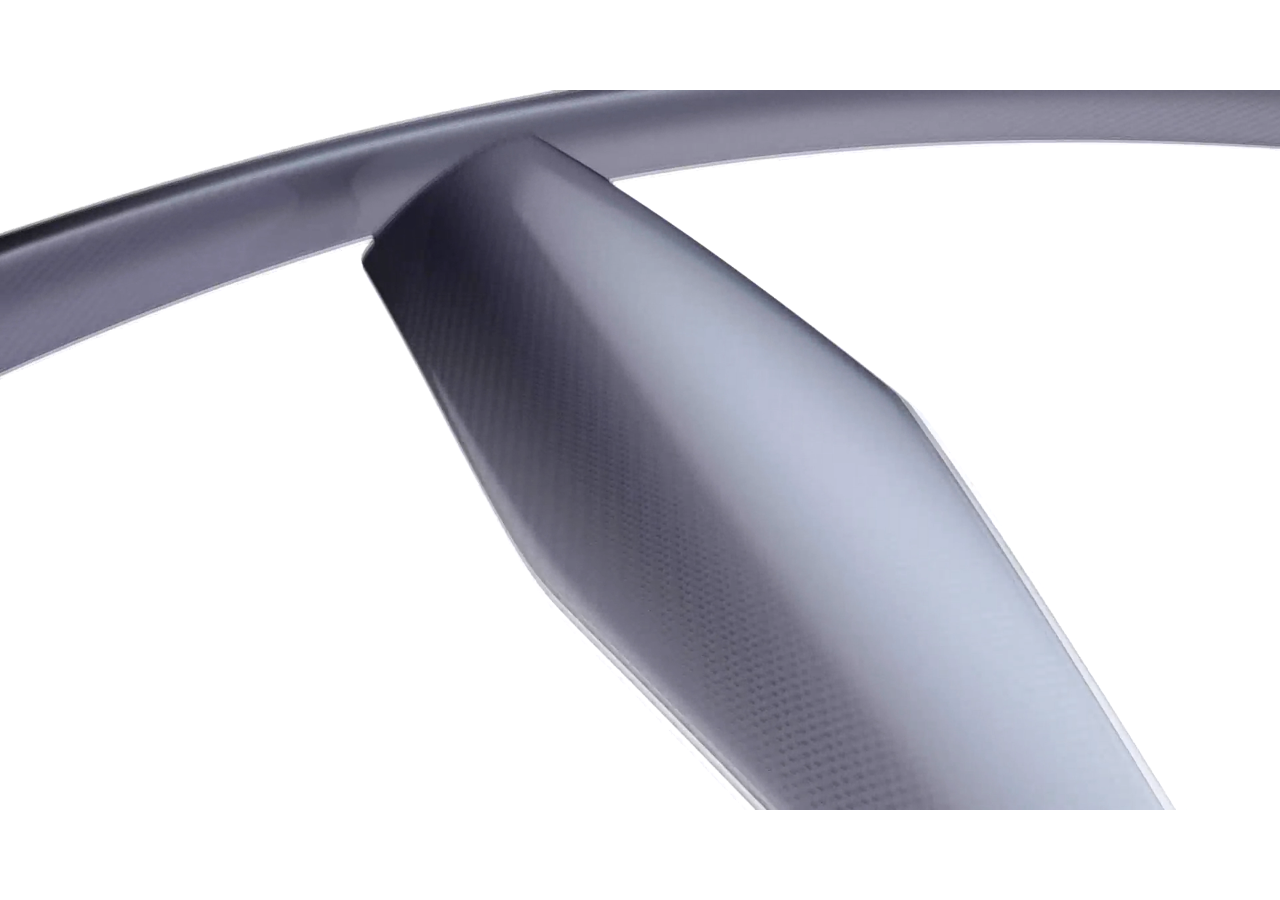
<file: index.html>
<!doctype html>
<html lang="ru-RU" class="no-js">
<head>
    <meta charset="UTF-8">
    <title> XROTOR</title>

    <link href="img/icons/favicon.ico"
          rel="shortcut icon">
    <link href="img/icons/touch.png"
          rel="apple-touch-icon-precomposed">
    <link rel='stylesheet' href='style.css' media='all'/>
    <meta http-equiv="X-UA-Compatible" content="IE=edge,chrome=1">
    <meta name="viewport" content="width=device-width, initial-scale=1.0">
    <meta name="description" content="">

</head>
<body class="home">

<!-- wrapper -->
<div class="wrapper">

    <!-- header deleted-->

    <main role="main">
        <!-- section -->
        <div class="vid fullscreen-bg">
            <video id="vid" autoplay muted poster="img/load_fullscreen.gif" class="fullscreen-bg__video">
                <source src="img/xrotorVideo.mp4" type="video/mp4">
                <source src="img/xrotorVideo.webm" type="video/webm">
                <source src="img/xrotorVideo.ogv" type="video/ogg">
                <p>HTML Video is not supported by your browser. Sorry for this :(</p>
            </video>
        </div>
        <div class="vidMobile fullscreen-bg">
            <div class="mobilePreload"><img src="img/load_fullscreen.gif" alt="" class="mobilePreloadGif"></div>
            <div class="vidMobile fullscreen-bg">
                <div class="mobilePreload"><img src="img/load_fullscreen.gif" alt="" class="mobilePreloadGif"></div>
                <div class="fullscreen-bg__image">
                    <img class="logoText " src="img/logo_text_600x1006.png" alt="">
                    <div class="logoWrap" id="logoWrap">
                        <img id="rotor" class="logoRotor" src="img/logo_rotor_600x1006.png" alt="">
                    </div>
                </div>
                <div class="stealth"><p >(CURRENTLY IN STEALTH MODE)</p></div>
            </div>
            <div class="content">
                <p class="linkHidden" id="link"><a href="mailto:contact@xrotor.com.au">contact@xrotor.com.au</a></p>
            </div>
        </div>
        <!-- /section -->
    </main>
    <script>
        vid.addEventListener('ended', myHandler, false);

        function myHandler(e) {
            if (!e) {
                e = window.event;
            }
            console.log('MyHandler')
            link.classList.remove('linkHidden');
            link.classList.add('link');
            var linkBottom = ((parseInt(getComputedStyle(document.querySelector(".fullscreen-bg")).height) - parseInt(getComputedStyle(vid).height))) / 2 + parseInt(getComputedStyle(vid).height) * .86;
            link.style.top = linkBottom + 'px';
        }

    </script>
</div>
</body>
</html>
</file>
<file: style.css>
body {
    font:300 30px/1.4 Verdana, Arial, sans-serif;
    color:#000;
}
.fullscreen-bg {
    position: fixed;
    top: 0;
    right: 0;
    bottom: 0;
    left: 0;
    overflow: hidden;
    height: 100%;
    background-color: #fff;
}
@-webkit-keyframes preload {
    from {
        opacity: 1;
        display: block;
        visibility: visible;
    }
    to {
        opacity: 0;
        display: none;
        visibility: hidden;
    }
}
@keyframes preload {
    from {
        opacity: 1;
        display: block;
        visibility: visible;
    }
    to {
        opacity: 0;
        display: none;
        visibility: hidden;
    }
}
.mobilePreload {
    background: #ffffff;
    position: fixed;
    top: 0;
    right: 0;
    bottom: 0;
    left: 0;
    overflow: hidden;
    height: 100%;
    z-index: 10;
    -webkit-animation: preload 2s steps(1,end) forwards;
    animation: preload 2s steps(1,end) forwards;
}
.mobilePreloadGif {
    width: 100%;
}

@-webkit-keyframes opa {
    from {
        opacity: 0;
    }
    to {
        opacity: 1;
    }
}
@keyframes opa {
    from {
        opacity: 0;
    }
    to {
        opacity: 1;
    }
}
@-webkit-keyframes stealth {
    0% {
        -webkit-transform: scale(0, 0);
        -ms-transform: scale(0, 0);
        transform: scale(0, 0);
    }
    50% {
        -webkit-transform: scale(0, 0);
        -ms-transform: scale(0, 0);
        transform: scale(0, 0);
    }
    100% {
        -webkit-transform: scale(1, 1);
        -ms-transform: scale(1, 1);
        transform: scale(1, 1);
    }
}
@keyframes stealth {
    0% {
        -webkit-transform: scale(0, 0);
        -ms-transform: scale(0, 0);
        transform: scale(0, 0);
    }
    50% {
        -webkit-transform: scale(0, 0);
        -ms-transform: scale(0, 0);
        transform: scale(0, 0);
    }
    100% {
        -webkit-transform: scale(1, 1);
        -ms-transform: scale(1, 1);
        transform: scale(1, 1);
    }
}
@-webkit-keyframes imageOpa {
    0% {
        opacity: 0;
    }
    75% {
        opacity: 0;
    }
    100% {
        opacity: 1;
    }
}
@keyframes imageOpa {
    0% {
        opacity: 0;
    }
    75% {
        opacity: 0;
    }
    100% {
        opacity: 1;
    }
}

.fullscreen-bg__video {
    max-height: 100vh;
    position: absolute;
    top: 50%;
    left: 0;
    width: 100%;
    -webkit-transform: translate(0, -50%);
    -ms-transform: translate(0, -50%);
    transform: translate(0, -50%);
    -webkit-animation: opa 2s ease;
    animation: opa 2s ease;
    background-color: #fff;
}
.content {
    position: absolute;
    left: 0;
    top: 0;
    width: 100%;
    height: 99vh;
}
.vidMobile {
    display: none;
    opacity: 0;
    visibility: hidden;
}
.linkHidden {
    display: none;
    opacity: 0;
    visibility: hidden;
}
.link, .linkHidden {
    position: absolute;
    left: 50%;
    -webkit-transform: translateX(-50%);
    -ms-transform: translateX(-50%);
    transform: translateX(-50%);
    bottom: calc(1% + 2vh);
    margin: 0;
}
.link {
    -webkit-animation: opa 2s ease-in-out forwards;
    animation: opa 2s ease-in-out forwards;
}
.linkHidden {
    -webkit-animation: imageOpa 2s ease 2s;
    animation: imageOpa 2s ease 2s;
}
.link a {
    font-size: 46px;
    color: rgba(127,127,127,255);
}
.link a:hover {
    text-decoration: underline;
}
.fullscreen-bg__image {

    margin: 0 auto;
    position: relative;
    animation: opa 2s ease;
    background-color: #fff;
    text-align: center;
    width: 30%;
}

.logoText, .logoRotor {
    margin: 0;
    padding: 0;
    width: 100%;
    left: 0;
}

.logoText{
    position: absolute;
}
.logoRotor {
    vertical-align: middle;
}
.stealth {
    font-size: 32px;
    font-weight: 500;
    padding:0;
    text-align: center;
    -webkit-transform: scale(0);
    -ms-transform: scale(0);
    transform: scale(0);
    -webkit-animation: stealth 2s ease 8s;
    animation: stealth 2s ease 8s forwards;
    color: rgba(127,127,127,255);
}

.stealth p {
    margin: 0;
}
/*Desktops 22''*/
@media (max-width: 1680px) {
    .link a {
        font-size: 40px;
    }
}
/*Laptops - Video*/
@media (min-width: 1025px) and (max-width: 1280px) {
    .link a {
        font-size: 32px;
    }
}
/*Mobile Animation*/
@media (max-width: 1024px) {
    .vid {
        display: none;
        opacity: 0;
        visibility: hidden;
    }
    .vidMobile {
        display: inline-block;
        opacity: 1;
        visibility: visible;
    }
    .linkHidden {
        display: inline-block;
        -webkit-animation: imageOpa 2s ease 1s forwards;
        animation: imageOpa 2s ease 9s forwards;
        visibility: visible;
    }

}

/*Mobiles Animation Landscape*/
@media (min-width: 768px) and (max-width: 1024px) and (orientation: landscape) {
    #link,.link {
        bottom: 7%;
    }
    .stealth, #link a {
        font-size: 26px;
    }
    .stealth {
        margin-top: 20px;
    }
}
@media (min-width: 768px) and (max-width: 1024px) and (orientation: landscape) and (max-height: 400px) {
    #link,.link {
        bottom: 2%;
    }
}
@media (min-width: 481px) and (max-width: 767px) and (orientation: landscape) {
    .fullscreen-bg__image {
        width: 25%;
    }
    #link,.link {
        bottom: 7%;
    }
    .stealth, #link a {
        font-size: 20px;
    }
    .stealth {
        margin-top: 10px;
    }
}
@media (max-width: 480px) and (orientation: landscape) {
    .fullscreen-bg__image {
        width: 25%;
    }
    #link,.link {
        bottom: 7%;
    }
    .stealth, #link a {
        font-size: 14px;
    }
    .stealth {
        margin-top: 10px;
    }
}

/*Mobiles Animation Portrait*/
@media (min-width: 768px) and (max-width: 1024px) and (orientation: portrait) {
    .fullscreen-bg__image {
        width: 40%;
        padding-top: 60px;
    }
    #link,.link {
        bottom: 12%;
    }
    .stealth, #link a {
        font-size: 32px;
    }
    .stealth {
        margin-top: 20px;
    }
}

@media (min-width: 481px) and (max-width: 767px) and (orientation: portrait) {
    .fullscreen-bg__image {
        width: 40%;
        padding-top: 60px;
    }
    #link,.link {
        bottom: 12%;
    }
    .stealth, #link a {
        font-size: 26px;
    }
    .stealth {
        margin-top: 15px;
    }
}
@media (min-width: 320px) and (max-width: 480px) and (orientation: portrait) {
    .fullscreen-bg__image {
        width: 40%;
        padding-top: 80px;
    }

    #link, .link {
        bottom: 15%;
    }

    .stealth, #link a {
        font-size: 16px;
    }
    .stealth {
        margin-top: 10px;
    }
}
@media (max-width: 320px) and (orientation: portrait) {
    .fullscreen-bg__image {
        width: 40%;
        padding-top: 80px;
    }

    #link, .link {
        bottom: 15%;
    }

    .stealth, #link a {
        font-size: 14px;
    }
    .stealth {
        margin-top: 10px;
    }
}
/*iPad pro*/
/*@media only screen and (min-width: 1024px) and (max-height: 1366px) and (orientation: landscape) and (-webkit-min-device-pixel-ratio: 1.5) {
    .vid {
        display: none;
        opacity: 0;
        visibility: hidden;
    }
    .vidMobile {
        display: inline-block;
        opacity: 1;
        visibility: visible;
    }
    .linkHidden {
        display: inline-block;
        -webkit-animation: imageOpa 2s ease 9s forwards;
        animation: imageOpa 2s ease 9s forwards;
        visibility: visible;
    }
    #link,.link {
        bottom: 12%
    }
    #link a{
        font-size: 30px;
    }
    .fullscreen-bg__image {
        top: 35%;
        width: 26%;
    }
    .stealth {
        bottom: -40px;
        font-size: 26px;
    }
}*/
@-webkit-keyframes rotMain {
    0% {
        -webkit-transform: rotate(0deg);
        transform: rotate(0deg);
    }
    100% {
        -webkit-transform: rotate(10800deg);
        transform: rotate(10800deg);
    }
}
@keyframes rotMain {
    0% {
        -webkit-transform: rotate(0deg);
        transform: rotate(0deg);
    }
    100% {
        -webkit-transform: rotate(10800deg);
        transform: rotate(10800deg);
    }
}
@-webkit-keyframes scaleMain{
    0% {
        -webkit-transform:scale(0);
        transform:scale(0);
    }
    100% {
        -webkit-transform: scale(1);
        transform: scale(1);
    }
}
@keyframes scaleMain{
    0% {
        -webkit-transform:scale(0);
        transform:scale(0);
    }
    100% {
        -webkit-transform: scale(1);
        transform: scale(1);
    }
}
@-webkit-keyframes fluct {
    0% {
        -webkit-transform: rotate(-3deg);
        transform: rotate(-3deg);
    }
    10% {
        -webkit-transform: rotate(-15deg);
        transform: rotate(-15deg);
    }
    30% {
        -webkit-transform: rotate(8deg);
        transform: rotate(8deg);
    }
    60% {
        -webkit-transform: rotate(-4deg);
        transform: rotate(-4deg);
    }
    100% {
        -webkit-transform: rotate(0deg);
        transform: rotate(0deg);
    }
}
@keyframes fluct {
    0% {
        -webkit-transform: rotate(-3deg);
        transform: rotate(-3deg);
    }
    10% {
        -webkit-transform: rotate(-15deg);
        transform: rotate(-15deg);
    }
    30% {
        -webkit-transform: rotate(8deg);
        transform: rotate(8deg);
    }
    60% {
        -webkit-transform: rotate(-4deg);
        transform: rotate(-4deg);
    }
    100% {
        -webkit-transform: rotate(0deg);
        transform: rotate(0deg);
    }
}
.logoWrap {
    -webkit-animation: rotMain 7s cubic-bezier(.26,.55,.38,1.02) 2s forwards, fluct 2s ease-in-out 9s forwards;
    animation: rotMain 7s cubic-bezier(.26,.55,.38,1.02) 2s forwards, fluct 2s ease-in-out 9s forwards;
}
.logoRotor {
    -webkit-animation: scaleMain 2s 2s;
    animation: scaleMain 2s 2s;
}


/*End of Xrotor Styles*/

*,
*:after,
*:before {
	-moz-box-sizing:border-box;
	box-sizing:border-box;
	-webkit-font-smoothing:antialiased;
	font-smoothing:antialiased;
	text-rendering:optimizeLegibility;
}
/* html element 62.5% font-size for REM use */
html {
	font-size:62.5%;
}

/* clear */
.clear:before,
.clear:after {
    content:' ';
    display:table;
}

.clear:after {
    clear:both;
}
.clear {
    *zoom:1;
}

a {
    color: rgba(127,127,127,255);
	text-decoration:none;
}
a:hover {
	color:#444;
}
a:focus {
	outline:0;
}
a:hover,
a:active {
	outline:0;
}
input:focus {
	outline:0;
	border:1px solid #04A4CC;
}

/*------------------------------------*\
    STRUCTURE
\*------------------------------------*/

/* wrapper */
.wrapper {
	max-width:1920px;
	width:100%;
	margin:0 auto;
	position:relative;
}
/* header */
.header {

}
/* logo */
.logo {

}
.logo-img {

}
/* nav */
.nav {

}
/* sidebar */
.sidebar {

}
/* footer */
.footer {

}

/*------------------------------------*\
    PAGES
\*------------------------------------*/



/*------------------------------------*\
    IMAGES
\*------------------------------------*/



/*------------------------------------*\
	TYPOGRAPHY
\*------------------------------------*/

@font-face {
	font-family:'Font-Name';
	src:url('fonts/font-name.eot');
	src:url('fonts/font-name.eot?#iefix') format('embedded-opentype'),
		url('fonts/font-name.woff') format('woff'),
		url('fonts/font-name.ttf') format('truetype'),
		url('fonts/font-name.svg#font-name') format('svg');
    font-weight:normal;
    font-style:normal;
}

/*------------------------------------*\
    RESPONSIVE
\*------------------------------------*/

@media only screen and (min-width:320px) {

}
@media only screen and (min-width:480px) {

}
@media only screen and (min-width:768px) {

}
@media only screen and (min-width:1024px) {

}
@media only screen and (min-width:1140px) {

}
@media only screen and (min-width:1280px) {

}
@media only screen and (-webkit-min-device-pixel-ratio:1.5),
	   only screen and (min-resolution:144dpi) {

}

/*------------------------------------*\
    MISC
\*------------------------------------*/

::selection {
	background:#04A4CC;
	color:#FFF;
	text-shadow:none;
}
::-webkit-selection {
	background:#04A4CC;
	color:#FFF;
	text-shadow:none;
}
::-moz-selection {
	background:#04A4CC;
	color:#FFF;
	text-shadow:none;
}

/*------------------------------------*\
    WORDPRESS CORE
\*------------------------------------*/

.alignnone {
	margin:5px 20px 20px 0;
}
.aligncenter,
div.aligncenter {
	display:block;
	margin:5px auto 5px auto;
}
.alignright {
	float:right;
	margin:5px 0 20px 20px;
}
.alignleft {
	float:left;
	margin:5px 20px 20px 0;
}
a img.alignright {
	float:right;
	margin:5px 0 20px 20px;
}
a img.alignnone {
	margin:5px 20px 20px 0;
}
a img.alignleft {
	float:left;
	margin:5px 20px 20px 0;
}
a img.aligncenter {
	display:block;
	margin-left:auto;
	margin-right:auto;
}
.wp-caption {
	background:#FFF;
	border:1px solid #F0F0F0;
	max-width:96%;
	padding:5px 3px 10px;
	text-align:center;
}
.wp-caption.alignnone {
	margin:5px 20px 20px 0;
}
.wp-caption.alignleft {
	margin:5px 20px 20px 0;
}
.wp-caption.alignright {
	margin:5px 0 20px 20px;
}
.wp-caption img {
	border:0 none;
	height:auto;
	margin:0;
	max-width:98.5%;
	padding:0;
	width:auto;
}
.wp-caption .wp-caption-text,
.gallery-caption {
	font-size:11px;
	line-height:17px;
	margin:0;
	padding:0 4px 5px;
}
.sticky {

}
.bypostauthor {

}

/*------------------------------------*\
    PRINT
\*------------------------------------*/

@media print {
	* {
		background:transparent !important;
		color:#000 !important;
		box-shadow:none !important;
		text-shadow:none !important;
	}
	a,
	a:visited {
		text-decoration:underline;
	}
	a[href]:after {
		content:" (" attr(href) ")";
	}
	abbr[title]:after {
		content:" (" attr(title) ")";
	}
	.ir a:after,
	a[href^="javascript:"]:after,
	a[href^="#"]:after {
		content:"";
	}
	pre,blockquote {
		border:1px solid #999;
		page-break-inside:avoid;
	}
	thead {
		display:table-header-group;
	}
	tr,img {
		page-break-inside:avoid;
	}
	img {
		max-width:100% !important;
	}
	@page {
		margin:0.5cm;
	}
	p,
	h2,
	h3 {
		orphans:3;
		widows:3;
	}
	h2,
	h3 {
		page-break-after:avoid;
	}
}
</file>
